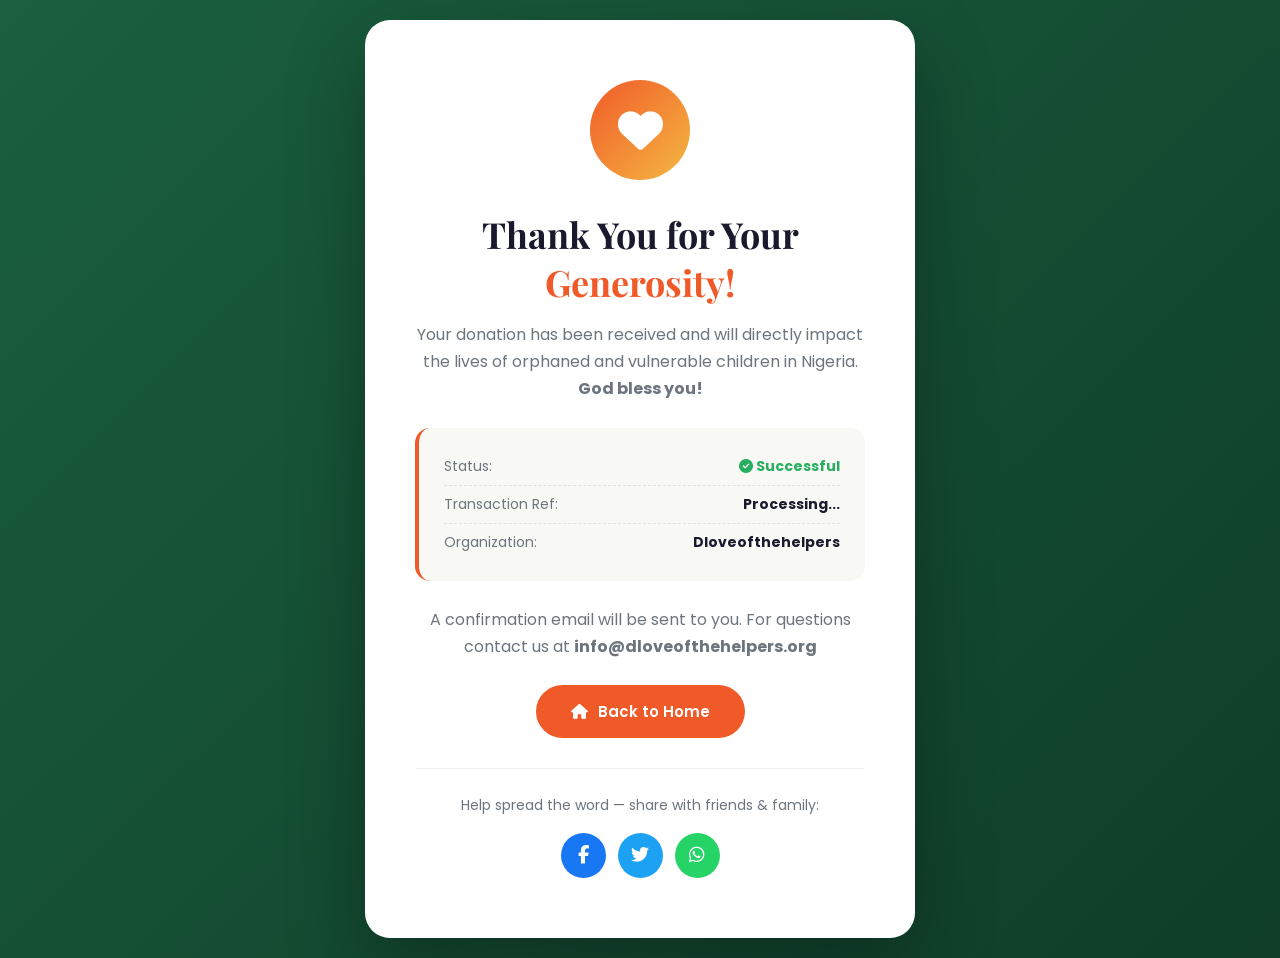
<file: success.html>
<!DOCTYPE html>
<html lang="en">
<head>
    <meta charset="UTF-8">
    <meta name="viewport" content="width=device-width, initial-scale=1.0">
    <title>Thank You | Dloveofthehelpers</title>
    <link href="https://fonts.googleapis.com/css2?family=Poppins:wght@300;400;500;600;700;800&family=Playfair+Display:wght@700;800;900&display=swap" rel="stylesheet">
    <link rel="stylesheet" href="https://cdnjs.cloudflare.com/ajax/libs/font-awesome/6.5.0/css/all.min.css">
    <style>
        * { margin: 0; padding: 0; box-sizing: border-box; }
        
        body {
            font-family: 'Poppins', sans-serif;
            background: linear-gradient(135deg, #1a5f3f 0%, #0f3d28 100%);
            min-height: 100vh;
            display: flex;
            align-items: center;
            justify-content: center;
            padding: 20px;
        }
        
        .success-card {
            background: white;
            border-radius: 25px;
            padding: 60px 50px;
            text-align: center;
            max-width: 550px;
            width: 100%;
            box-shadow: 0 30px 80px rgba(0,0,0,0.3);
            animation: slideUp 0.6s ease;
        }
        
        @keyframes slideUp {
            from { transform: translateY(40px); opacity: 0; }
            to { transform: translateY(0); opacity: 1; }
        }
        
        .success-icon {
            width: 100px;
            height: 100px;
            background: linear-gradient(135deg, #f05a28, #f5b942);
            border-radius: 50%;
            display: flex;
            align-items: center;
            justify-content: center;
            margin: 0 auto 30px;
            font-size: 45px;
            color: white;
            animation: heartBeat 1.5s ease infinite;
        }
        
        @keyframes heartBeat {
            0%, 100% { transform: scale(1); }
            50% { transform: scale(1.1); }
        }
        
        h1 {
            font-family: 'Playfair Display', serif;
            font-size: 36px;
            color: #1a1a2e;
            margin-bottom: 15px;
        }
        
        .accent { color: #f05a28; }
        
        p {
            color: #6c757d;
            font-size: 16px;
            line-height: 1.7;
            margin-bottom: 15px;
        }
        
        .status-box {
            background: #f8f9f5;
            border-radius: 15px;
            padding: 20px 25px;
            margin: 25px 0;
            border-left: 4px solid #f05a28;
            text-align: left;
        }
        
        .status-row {
            display: flex;
            justify-content: space-between;
            padding: 8px 0;
            font-size: 14px;
            border-bottom: 1px dashed #e0e0e0;
        }
        
        .status-row:last-child { border-bottom: none; }
        .status-row span { color: #6c757d; }
        .status-row strong { color: #1a1a2e; }
        
        .btn {
            display: inline-flex;
            align-items: center;
            gap: 10px;
            padding: 15px 35px;
            background: #f05a28;
            color: white;
            text-decoration: none;
            border-radius: 50px;
            font-weight: 600;
            font-size: 15px;
            transition: all 0.3s ease;
            margin-top: 10px;
        }
        
        .btn:hover {
            background: #d84a1e;
            transform: translateY(-3px);
        }
        
        .social-share {
            margin-top: 30px;
            padding-top: 25px;
            border-top: 1px solid #f0f0f0;
        }
        
        .social-share p {
            font-size: 14px;
            margin-bottom: 15px;
        }
        
        .share-btns {
            display: flex;
            gap: 12px;
            justify-content: center;
        }
        
        .share-btn {
            width: 45px;
            height: 45px;
            border-radius: 50%;
            display: flex;
            align-items: center;
            justify-content: center;
            color: white;
            text-decoration: none;
            font-size: 18px;
            transition: all 0.3s ease;
        }
        
        .share-btn:hover { transform: translateY(-3px); }
        .share-btn.facebook { background: #1877f2; }
        .share-btn.twitter { background: #1da1f2; }
        .share-btn.whatsapp { background: #25d366; }
    </style>
</head>
<body>
    <div class="success-card">
        <div class="success-icon">
            <i class="fas fa-heart"></i>
        </div>
        
        <h1>Thank You for Your <span class="accent">Generosity!</span></h1>
        
        <p>
            Your donation has been received and will directly impact 
            the lives of orphaned and vulnerable children in Nigeria. 
            <strong>God bless you!</strong>
        </p>
        
        <!-- Payment status will be filled by JS -->
        <div class="status-box" id="statusBox">
            <div class="status-row">
                <span>Status:</span>
                <strong id="payStatus" style="color: #27ae60;">
                    <i class="fas fa-check-circle"></i> Successful
                </strong>
            </div>
            <div class="status-row">
                <span>Transaction Ref:</span>
                <strong id="txRef">Processing...</strong>
            </div>
            <div class="status-row">
                <span>Organization:</span>
                <strong>Dloveofthehelpers</strong>
            </div>
        </div>
        
        <p>
            A confirmation email will be sent to you. 
            For questions contact us at 
            <strong>info@dloveofthehelpers.org</strong>
        </p>
        
        <a href="index.html" class="btn">
            <i class="fas fa-home"></i> Back to Home
        </a>
        
        <div class="social-share">
            <p>Help spread the word — share with friends & family:</p>
            <div class="share-btns">
                <a href="https://facebook.com/sharer/sharer.php?u=https://dloveofthehelpers.vercel.app" 
                   target="_blank" class="share-btn facebook">
                    <i class="fab fa-facebook-f"></i>
                </a>
                <a href="https://twitter.com/intent/tweet?text=I just donated to Dloveofthehelpers! Join me in helping orphaned children in Nigeria. &url=https://dloveofthehelpers.vercel.app" 
                   target="_blank" class="share-btn twitter">
                    <i class="fab fa-twitter"></i>
                </a>
                <a href="https://wa.me/?text=I just donated to Dloveofthehelpers to help orphaned children in Nigeria! You can too: https://dloveofthehelpers.vercel.app" 
                   target="_blank" class="share-btn whatsapp">
                    <i class="fab fa-whatsapp"></i>
                </a>
            </div>
        </div>
    </div>
    
    <script>
        // Read URL params from Flutterwave redirect
        const params = new URLSearchParams(window.location.search);
        const status = params.get('status');
        const txRef = params.get('tx_ref');
        const transactionId = params.get('transaction_id');
        
        // Update status display
        if (txRef) {
            document.getElementById('txRef').textContent = txRef;
        }
        
        if (status === 'cancelled') {
            document.getElementById('payStatus').innerHTML = 
                '<i class="fas fa-times-circle" style="color:#e74c3c"></i> Cancelled';
            document.getElementById('payStatus').style.color = '#e74c3c';
        }
    </script>
</body>
</html>
</file>
